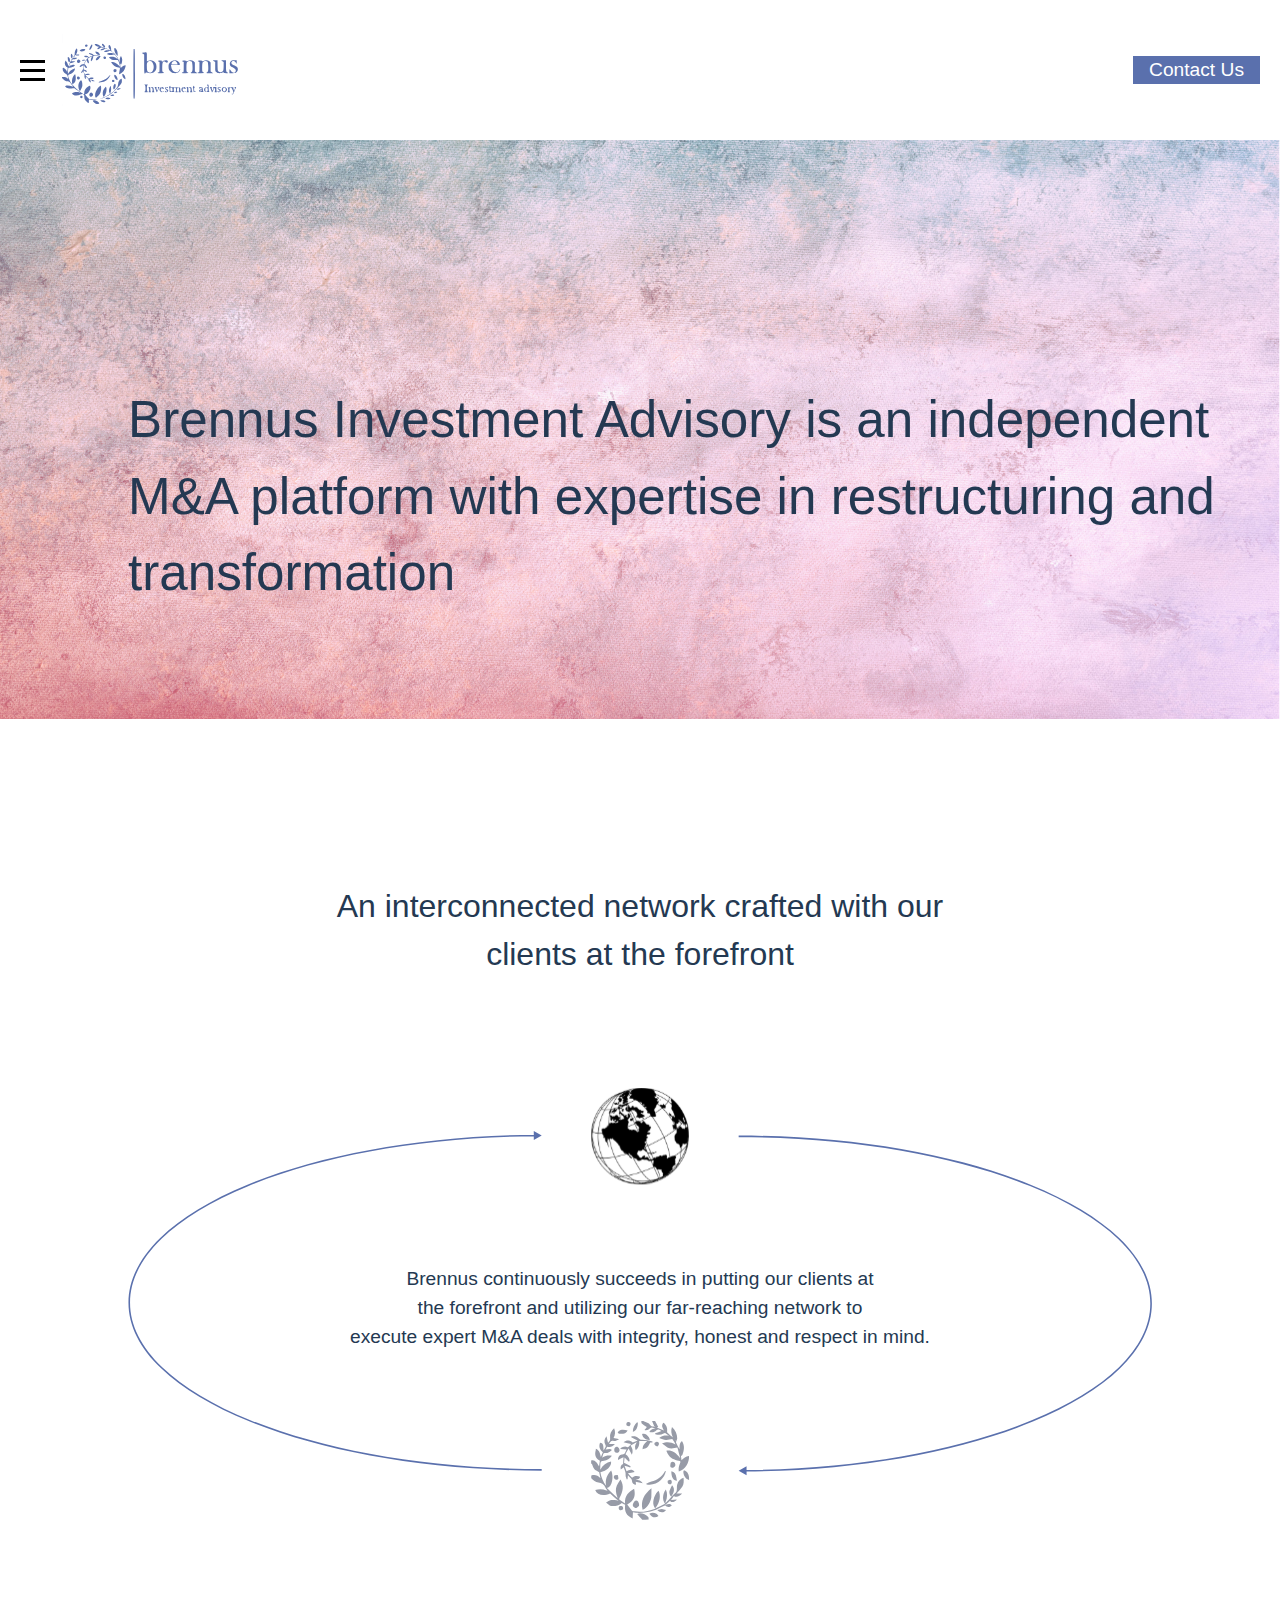
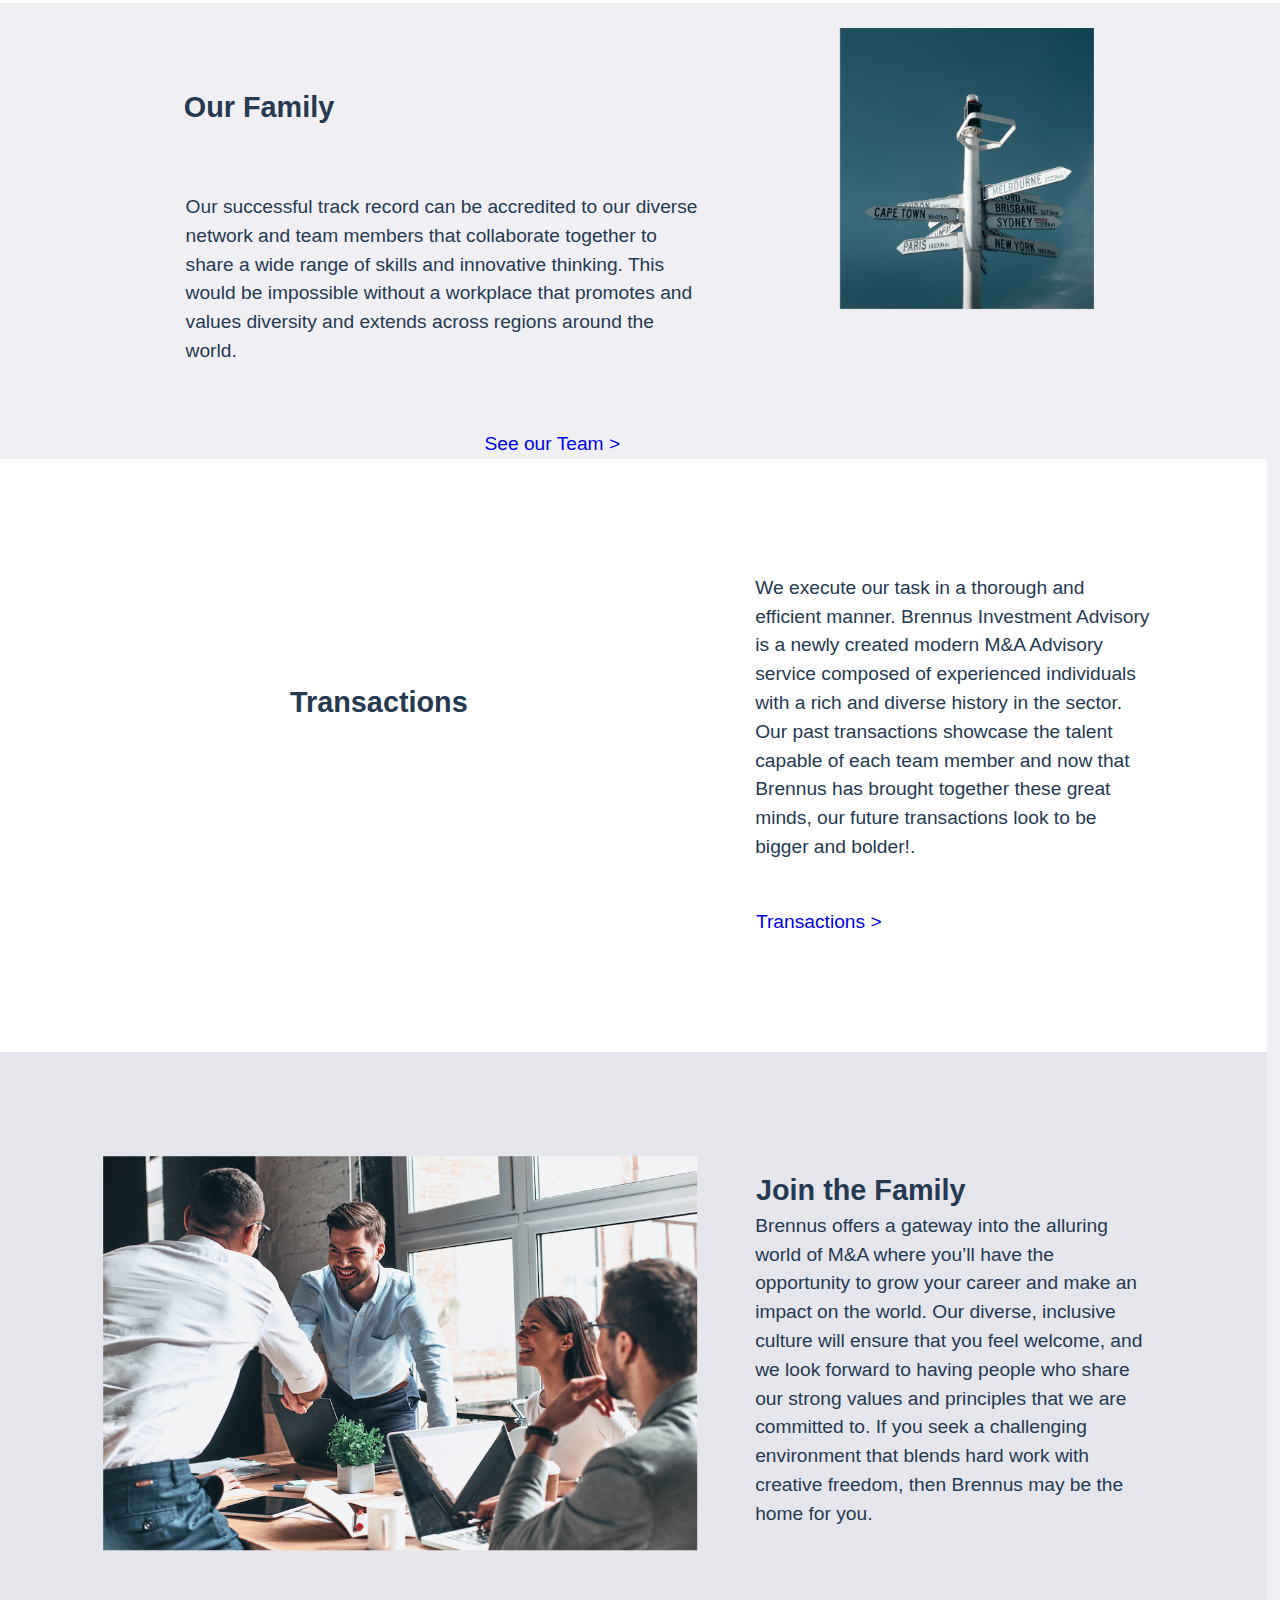
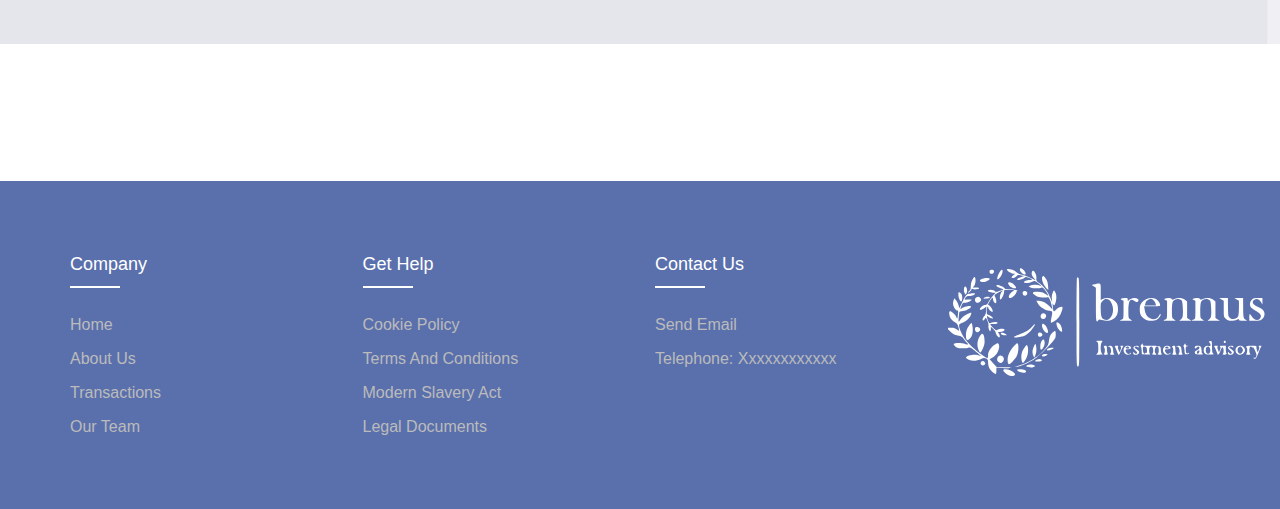
<file: index.html>
<!DOCTYPE html>
<html lang="en">
<head>
    <meta charset="UTF-8">
    <meta http-equiv="X-UA-Compatible" content="IE=edge">
    <meta name="viewport" content="width=device-width, initial-scale=1.0">
    <title>Brennus</title>
    <link rel="stylesheet" href="styles.css">
    <link rel="stylesheet" href="index.css">
    <link rel="icon" href="images/favicon.svg" sizes="any" type="image/svg+xml">
</head>

<body>

    <div id="mySidenav" class="sidenav">
        <a href="index.html"><img style="width: 14vw;" src="images/about/logo-blue.svg" alt=""></a>
        <a href="javascript:void(0)" class="closebtn" onclick="closeNav()">&times;</a>
        <a href="index.html">Home</a>
        <a href="about.html">About</a>
        <a href="transactions.html">Transactions</a>
        <a href="team.html">Team</a>
      </div>
      
    
      <!-- Add all page content inside this div if you want the side nav to push page content to the right (not used if you only want the sidenav to sit on top of the page -->
      <div id="main">
                <!-- Use any element to open the sidenav -->
    
        <header class="main-header">

            <a class="brand-logo">
                <span style= "padding-right:8%;" onclick="openNav()">
                    <div class="menu-icon"></div>
                    <div class="menu-icon"></div>
                    <div class="menu-icon"></div></span>     
                    <img src="images/logo.svg" style="width: 15vw;max-width: 300px;">
                

    

            </a>
    
            <nav class="main-nav">
                <ul>
                    <li><p><a href="mailto:sunny@pooljones.com?subject=Customer Enquiry!">Contact Us</a></p></li>
                </ul>
            </nav>
        </header>
    
      </div>
      <script>
        function openNav() {
          document.getElementById("mySidenav").style.width = "27vw";
        }
        
        function closeNav() {
          document.getElementById("mySidenav").style.width = "0";
        }
        </script>
           

    <div id="landing-container">
        <img src="images/home-background.png" alt="home-background" class="responsive">
        <p id="text">
            Brennus Investment Advisory is an independent
            M&A platform with expertise in restructuring and
            transformation
        </p>
    </div>
    <div class="narrow-content">
        <div id="home-text">
            <p id="text2">
            An interconnected network crafted with our clients at the forefront
            </p>
        </div>
        </div>
        <div id="globe-container">
            <img src="images/globe.svg" alt="home-background" class="responsive">
            <p id="text">
                Brennus continuously succeeds in putting our clients at<br> 
                the forefront and utilizing our far-reaching network to<br>
                execute expert M&A deals with integrity, honest and respect 
                in mind.
             </p>
        </div>
        
        <div class="family-containered">
        <div class="narrow-content">
        <div class="clearfix" id="family-container">
            <img id="light-img"  src="images/lighthouse.png" alt="lighthouse">
            <h2 style="padding-left: 6%; padding-top: 8%; ">Our Family</h2>
            <p id="text">
                Our successful track record can be accredited to our
                diverse network and team members that collaborate together
                to share a wide range of skills and innovative thinking.
                This would be impossible without a workplace that promotes
                and values diversity and extends across regions around the world.<br>
            </p>
            <a style="padding-left: 35%; text-decoration: none;" class="family-button" href="team.html">See our Team ></a>
        </div>
        </div>
        </div>
        <div class="family-containered" >

            <div style="padding-top: 10%;background-color: white;" class="family2-container" >
                <H2 class="family2-image" style="padding-left: 26%;padding-top: 15%;">Transactions</H2>
                We execute our task in a thorough and efficient manner.
                Brennus Investment Advisory is a newly created modern M&A Advisory service composed of experienced individuals with a rich and diverse history in the sector. 
                Our past transactions showcase the talent capable of each team member and now that Brennus has brought together these great minds, our future transactions look to 
                be bigger and bolder!.</p>
                <a style="padding-left: 66%; text-decoration: none;" class="family-button" href="team.html">Transactions ></a>
            </div>
        </div>
          <div class="family-containered" >

        <div style="padding-right: 10%;" class="family2-container" >
            <H2 class="family-header" style="padding-left: 66%;">Join the Family</H2>
        <p><img class="family2-image" src="images/home-family-image.png" alt="Pineapple">
            Brennus offers a gateway into the alluring world of M&A where you’ll have the opportunity to grow your career and make an impact on the world. Our diverse, 
            inclusive culture will ensure that you feel welcome, and we look forward to having people who share our strong values and principles that we are committed to. 
            If you seek a challenging environment that blends hard work with creative freedom, then Brennus may be the home for you.
        
        </p>
            
        </div>
        </div> 
    </div>
            <footer class="footer">
                <div class="container">
                    <div class="row">
                        <div class="footer-col">
                            <h4>company</h4>
                            <ul>
                                <li><a href="index.html">Home</a></li>
                                <li><a href="about.html">About Us</a></li>
                                <li><a href="transactions.html">Transactions</a></li>
                                <li><a href="team.html">Our Team</a></li>
                            </ul>
                        </div>
                        <div class="footer-col">
                            <h4>get help</h4>
                            <ul>
                                <li><a href="#">Cookie Policy</a></li>
                                <li><a href="#">Terms and Conditions</a></li>
                                <li><a href="#">Modern Slavery Act</a></li>
                                <li><a href="#">Legal Documents</a></li>
                            </ul>
                        </div>
                        <div class="footer-col">
                            <h4>Contact Us</h4>
                            <ul>
                
                                <li><p><a href="mailto:sunny@pooljones.com?subject=Customer Enquiry!">Send email</a></p></li>
                                <li><a href="#"></a></li>
                                <li><a href="#">Telephone: xxxxxxxxxxxx</a></li>
                            </ul>
                        </div>
                        <div class="footer-col">
                            <div class="social-links">
                      <img src="images/about/logo-blue.svg" alt="">
                            </div>
                        </div>

           </footer>
</body>
</html>
</file>
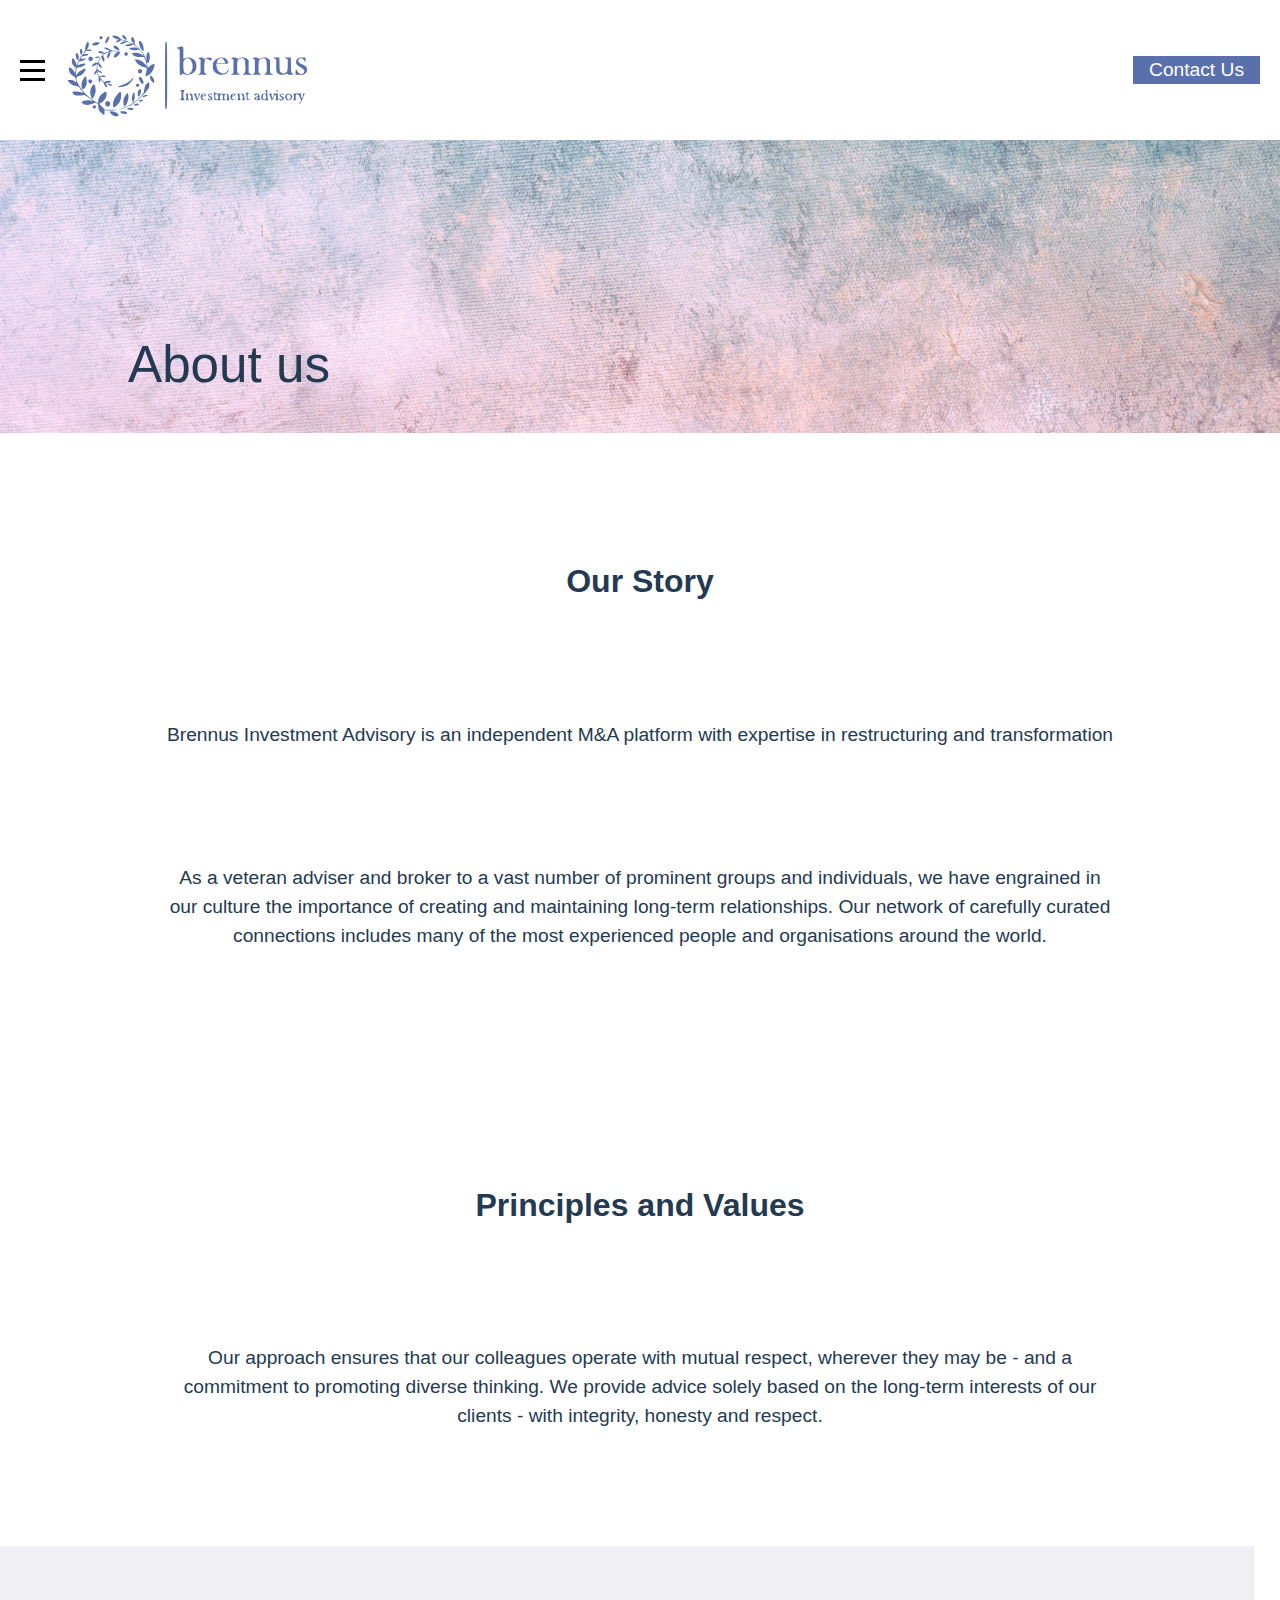
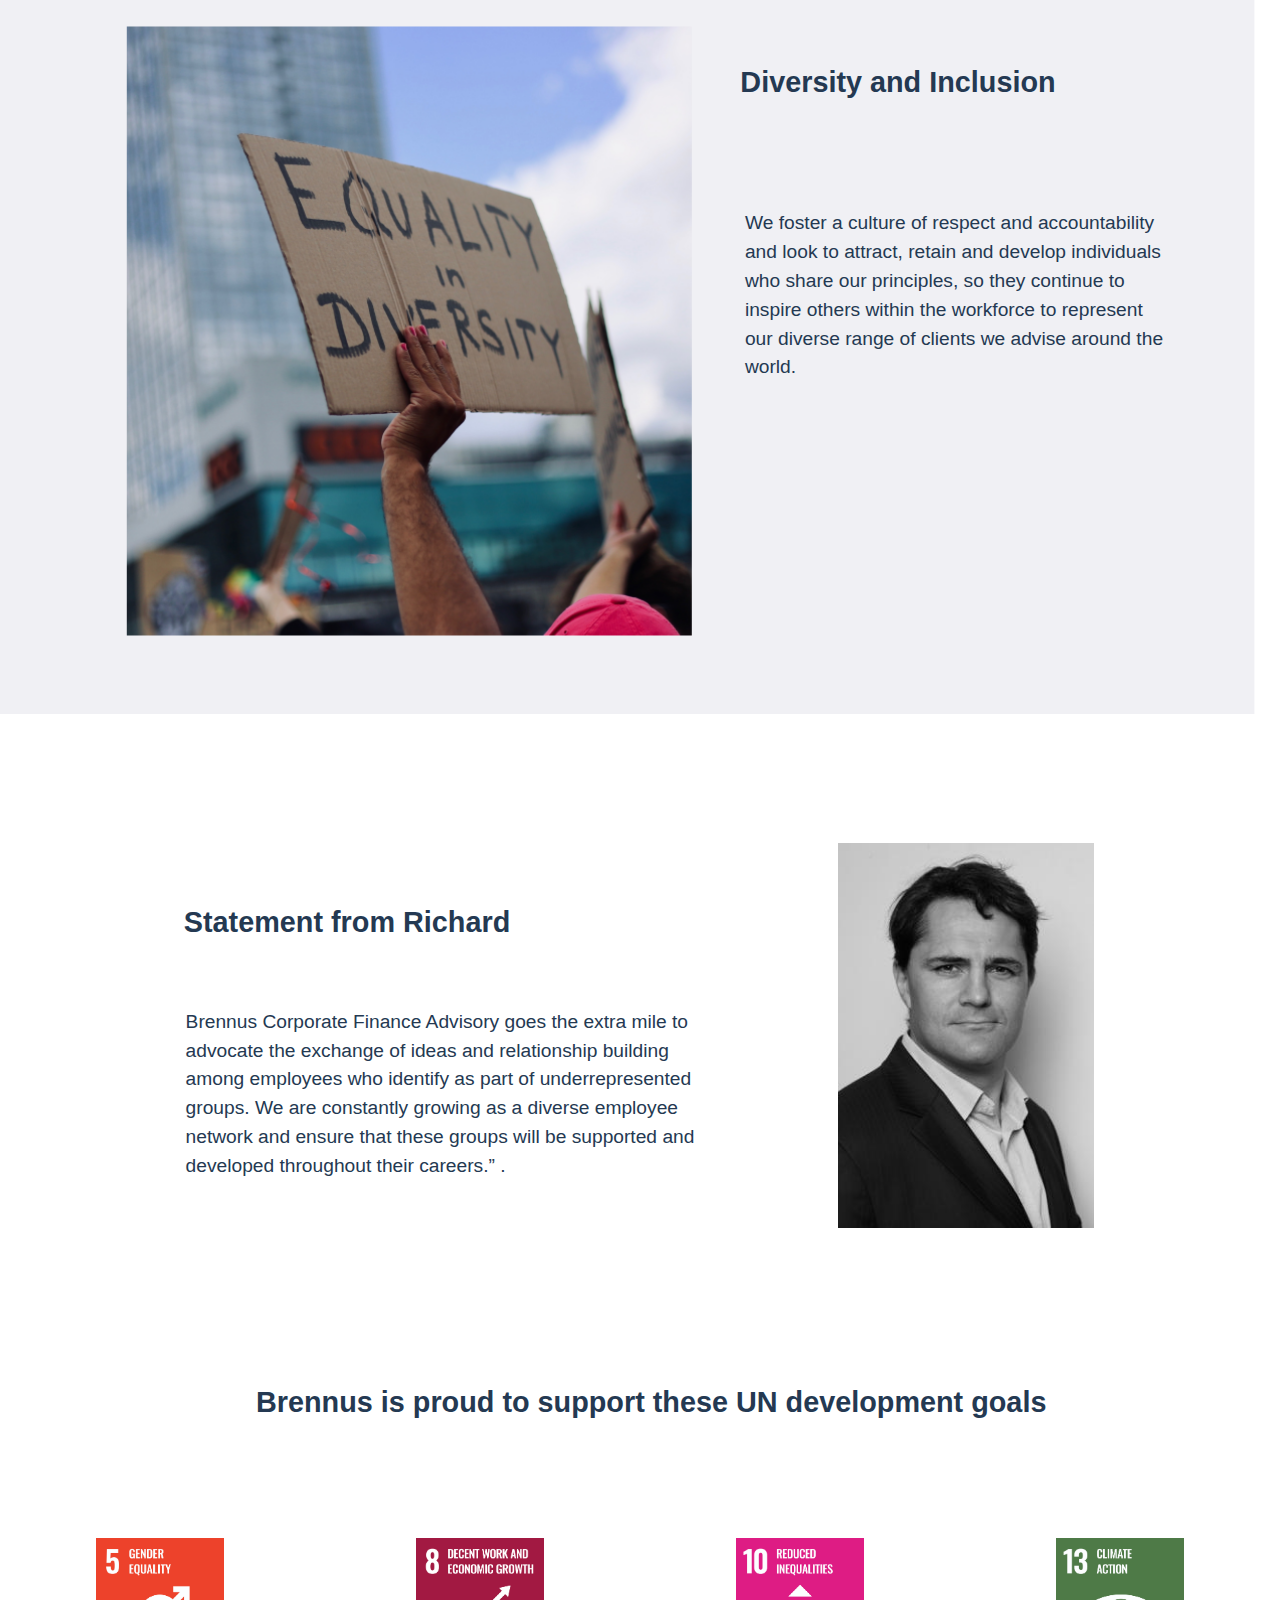
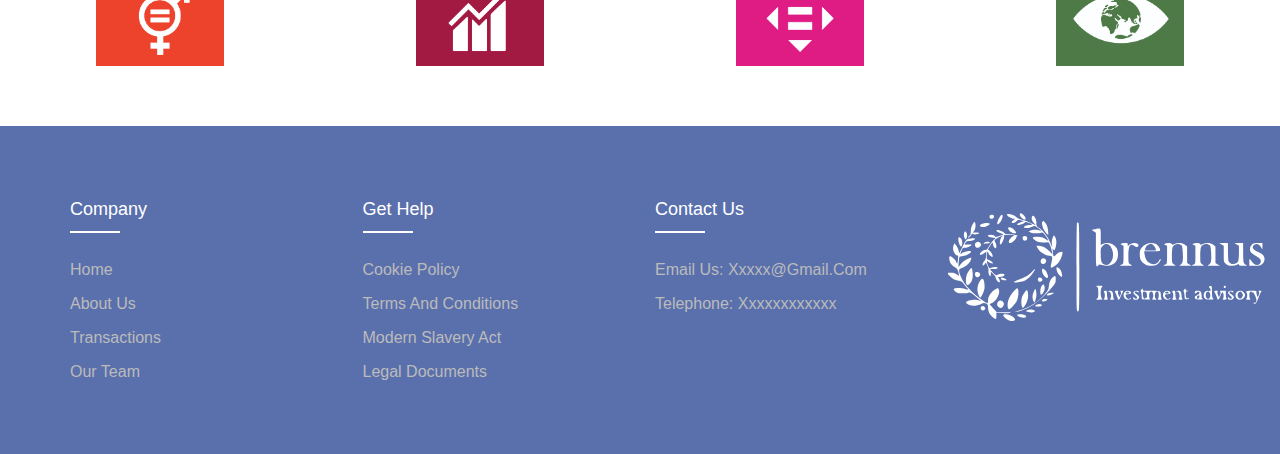
<file: about.html>
<!DOCTYPE html>
<html lang="en">
<head>
    <meta charset="UTF-8">
    <meta http-equiv="X-UA-Compatible" content="IE=edge">
    <meta name="viewport" content="width=device-width, initial-scale=1.0">
    <title>Brennus</title>
    <link rel="stylesheet" href="styles.css">
    <link rel="stylesheet" href="about.css">

    <link rel="icon" href="images/favicon.svg" sizes="any" type="image/svg+xml">
</head>

<body>

    <div id="mySidenav" class="sidenav">
        <a href="index.html"><img style="width: 14vw;" src="images/about/logo-blue.svg" alt=""></a>
        <a href="javascript:void(0)" class="closebtn" onclick="closeNav()">&times;</a>
        <a href="about.html">About</a>
        <a href="transactions.html">Transactions</a>
        <a href="team.html">Team</a>
      </div>
      
    
      <!-- Add all page content inside this div if you want the side nav to push page content to the right (not used if you only want the sidenav to sit on top of the page -->
      <div id="main">
                <!-- Use any element to open the sidenav -->
    
        <header class="main-header">

            <a class="brand-logo">
                <span style= "padding-right:8%;" onclick="openNav()">
                    <div class="menu-icon"></div>
                    <div class="menu-icon"></div>
                    <div class="menu-icon"></div></span>     
                    <img  src="images/logo.svg">
                

    

            </a>
    
            <nav class="main-nav">
                <ul>
                    <li><p><a href="mailto:sunny@pooljones.com?subject=Customer Enquiry!">Contact Us</a></p></li>
                </ul>
            </nav>
        </header>
    
      </div>
      <script>
        function openNav() {
          document.getElementById("mySidenav").style.width = "320px";
        }
        
        function closeNav() {
          document.getElementById("mySidenav").style.width = "0";
        }
        </script>
    <div id="landing-container">
        <img src="images/alt-top-background.png" alt="home-background" class="responsive">
        <p id="text">About us
        </p>

    </div>
    <div class="narrow">
    <div class="home-text">
        <p class="title">
            Our Story
        </p>
    </div>
    <div class="home-text">
        <p class="text">
            Brennus Investment Advisory is an 
            independent M&A platform with expertise 
            in restructuring and transformation
        </p>
    </div>

    <div class="home-text">
        <p class="text">As a veteran adviser and broker to a vast number
 of prominent groups and individuals, we have 
 engrained in our culture the importance of 
 creating and maintaining long-term relationships. 
 Our network of carefully curated connections 
 includes many of the most experienced people and 
 organisations around the world.
        </p>
    </div>
    <div class="home-text">
        <p class="title">
            Principles and Values
        </p>
    </div>
    <div class="home-text">
        <p class="text">
            Our approach ensures that our colleagues 
            operate with mutual respect, wherever they 
            may be - and a commitment to promoting diverse 
            thinking. We provide advice solely based on the 
            long-term interests of our clients - with integrity, 
            honesty and respect.
        </p>
    </div>
    <div style="background-color:rgba(208, 208, 219, 0.31);height: 60vw;" class = "diversity-container">
        <h2 style="padding-left: 62% ;">Diversity and Inclusion</h2>
    <p class="diversity-container"><img class="diversity-image" src="images/about/Rectangle 1.png" alt="Pineapple">
        We foster a culture of respect and accountability and look to attract, retain and develop individuals who share our principles, so they continue to inspire others within the workforce to represent our diverse range of clients we advise around the world.
       </p>
    </div>
    <div class="clearfix">
    </div>
    <div style="background-color: white ;" class="family-containered">
        <div class="narrow-content">
        <div class="clearfix" id="family-container">
            <img id="light-img"  src="images/about/richard.png" alt="lighthouse">
            <h2 style="padding-left: 6%; padding-top: 8%; ">Statement from Richard</h2>
            <p id="text">
                Brennus Corporate Finance Advisory goes the extra mile to advocate the exchange of ideas and relationship building among employees who identify as part of underrepresented groups. We are constantly growing as a diverse employee network and ensure that these groups will be supported and developed throughout their careers.”
                .<br>
            </p>
        </div>
        </div>
        </div>
    </div>
</div>

        <div class="clearfix">
        </div>
    <div style=" padding-left: 20%; padding-top: 10%; padding-bottom:5% ;" class="home-text">
        <h2>Brennus is proud to support these UN development goals
        </h2>
    </div>

<!-- Three columns -->
<div class="row">
    <div class="column" onclick="openTab('b1');" style="background:rgb(255, 255, 255);">
      <img style="width: 10vw;" src="images/about/E_PRINT_05.jpg" alt="">
    </div>
    <div class="column" onclick="openTab('b2');" style="background:rgb(255, 255, 255);">
  
      <img style="width: 10vw;" src="images/about/E_WEB_08.png" alt="">
    </div>
    <div class="column" onclick="openTab('b3');" style="background:rgb(255, 255, 255);">
      <img style="width: 10vw;" src="images/about/E_PRINT_10.jpg" alt="">
    </div>
    <div class="column" onclick="openTab('b4');" style="background:rgb(255, 255, 255);">
        <img style="width: 10vw;" src="images/about/E_PRINT_13.jpg" alt="">
      </div>
  </div>
  
  <!-- Full-width columns: (hidden by default) -->
  <div id="b1" class="containerTab" style="display:none;background:rgb(255, 255, 255);">
    <span onclick="this.parentElement.style.display='none'" class="closebtn">&times;</span>
    <p><img style="width: 40vw;" src="images/about/E_SDG_action_card_twitter_5.jpg" alt=""></p>
  </div>
  
  <div id="b2" class="containerTab" style="display:none;background:rgb(255, 255, 255)">
    <span onclick="this.parentElement.style.display='none'" class="closebtn">&times;</span>
    <p><img style="width: 40vw;" src="images/about/E_SDG_action_card_twitter_8.jpg" alt=""></p>
  </div>
  
  <div id="b3" class="containerTab" style="display:none;background:rgb(255, 255, 255)">
    <span onclick="this.parentElement.style.display='none'" class="closebtn">&times;</span>
    <p><img style="width: 40vw;" src="images/about/E_SDG_action_card_twitter_10.jpg" alt=""></p>
  </div>
  <div id="b4" class="containerTab" style="display:none;background:rgb(255, 255, 255)">
    <span onclick="this.parentElement.style.display='none'" class="closebtn">&times;</span>
    <p><img style="width: 40vw;" src="images/about/E_SDG_action_card_twitter_13.jpg" alt=""></p>
  </div>
  
  <script>
  function openTab(tabName) {
    var i, x;
    x = document.getElementsByClassName("containerTab");
    for (i = 0; i < x.length; i++) {
      x[i].style.display = "none";
    }
    document.getElementById(tabName).style.display = "block";
  }
  </script>

</div>
    <footer class="footer">
        <div class="container">
            <div class="row">
                <div class="footer-col">
                    <h4>company</h4>
                    <ul>
                        <li><a href="index.html">Home</a></li>
                        <li><a href="about.html">About Us</a></li>
                        <li><a href="transactions.html">Transactions</a></li>
                        <li><a href="team.html">Our Team</a></li>
                    </ul>
                </div>
                <div class="footer-col">
                    <h4>get help</h4>
                    <ul>
                        <li><a href="#">Cookie Policy</a></li>
                        <li><a href="#">Terms and Conditions</a></li>
                        <li><a href="#">Modern Slavery Act</a></li>
                        <li><a href="#">Legal Documents</a></li>
                    </ul>
                </div>
                <div class="footer-col">
                    <h4>Contact Us</h4>
                    <ul>
                        <li><a href="#">Email us: xxxxx@gmail.com </a></li>
                        <li><a href="#"></a></li>
                        <li><a href="#">Telephone: xxxxxxxxxxxx</a></li>
                    </ul>
                </div>
                <div class="footer-col">
                    <div class="social-links">
              <img src="images/about/logo-blue.svg" alt="">
                    </div>
                </div>
            </div>
        </div>
   </footer>

</body>
</html>
</file>
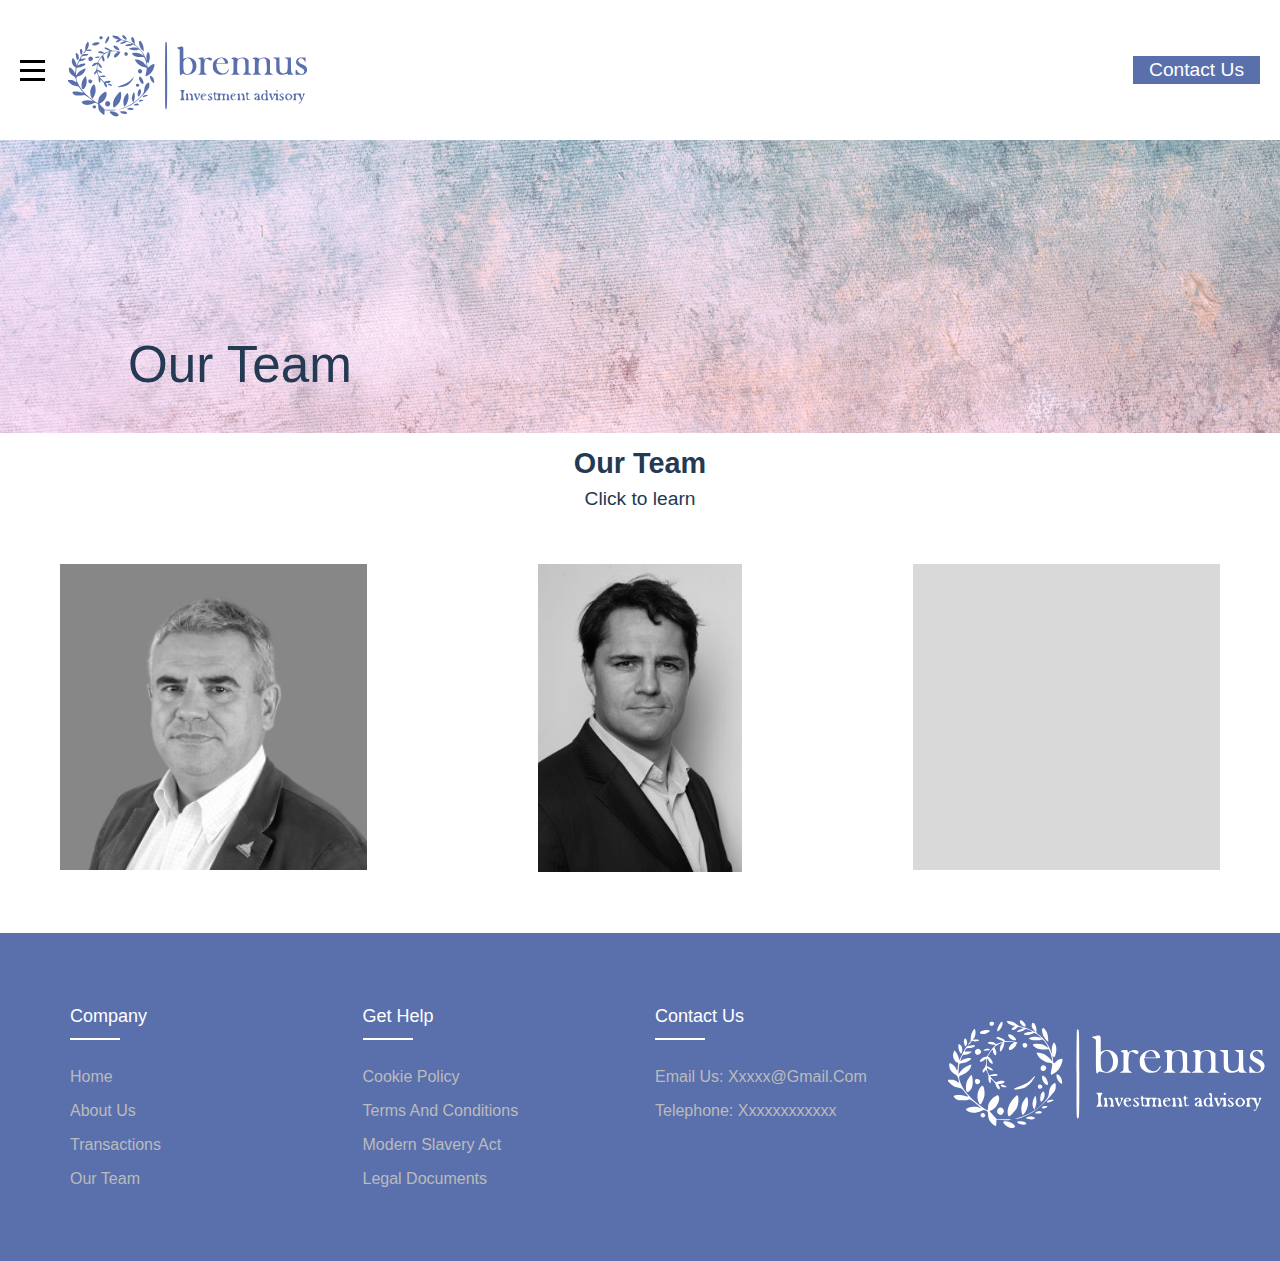
<file: team.html>
<!DOCTYPE html>
<html lang="en">
<head>
    <meta charset="UTF-8">
    <meta http-equiv="X-UA-Compatible" content="IE=edge">
    <meta name="viewport" content="width=device-width, initial-scale=1.0">
    <title>Brennus</title>
    <link rel="stylesheet" href="styles.css">
    <link rel="stylesheet" href="team.css">
    <link rel="icon" href="images/favicon.svg" sizes="any" type="image/svg+xml">
</head>

<body>

  <div id="mySidenav" class="sidenav">
    <a href="index.html"><img style="width: 14vw;" src="images/about/logo-blue.svg" alt=""></a>
    <a href="javascript:void(0)" class="closebtn" onclick="closeNav()">&times;</a>
    <a href="about.html">About</a>
    <a href="transactions.html">Transactions</a>
    <a href="team.html">Team</a>
  </div>
  

  <!-- Add all page content inside this div if you want the side nav to push page content to the right (not used if you only want the sidenav to sit on top of the page -->
  <div id="main">
            <!-- Use any element to open the sidenav -->

    <header class="main-header">

        <a class="brand-logo">
            <span style= "padding-right:8%;" onclick="openNav()">
                <div class="menu-icon"></div>
                <div class="menu-icon"></div>
                <div class="menu-icon"></div></span>     
                <img  src="images/logo.svg">
            



        </a>

        <nav class="main-nav">
            <ul>
                <li><p><a href="mailto:sunny@pooljones.com?subject=Customer Enquiry!">Contact Us</a></p></li>
            </ul>
        </nav>
    </header>

  </div>
  <script>
    function openNav() {
      document.getElementById("mySidenav").style.width = "320px";
    }
    
    function closeNav() {
      document.getElementById("mySidenav").style.width = "0";
    }
    </script>

<div id="landing-container">
    <img src="images/alt-top-background.png" alt="home-background" class="responsive">
    <p id="text">
      Our Team
  </p>
</div>
<div class="narrow">
<div style="text-align:center">
  <h2>Our Team</h2>
  <p>Click to learn</p>
</div>

<!-- Three columns -->
<div class="row">
  <div class="column" onclick="openTab('b1');" style="background:rgb(255, 255, 255);">
    <img style="width: 24vw;" src="images/about/Lamarque 1.png" alt="">
  </div>
  <div class="column" onclick="openTab('b2');" style="background:rgb(255, 255, 255);">

    <img style="width: 16vw;" src="images/about/richard.png" alt="">
  </div>
  <div class="column" onclick="openTab('b3');" style="background:rgb(255, 255, 255);">
    <img style="width: 24vw;" src="images/about/image3.png" alt="">
  </div>
</div>

<!-- Full-width columns: (hidden by default) -->
<div id="b1" class="containerTab" style="display:none;background:rgba(208, 208, 219, 0.31);">
  <span onclick="this.parentElement.style.display='none'" class="closebtn">&times;</span>
  <h2>Eric LaMarque </h2>
  <p>Author of ‘Contemporary Trends in European Cooperative Banking’ and ‘Cooperative values and new management practices’<br>
    President of the National Council of Universities for Management Sciences between 2011 and 2015<br>
    Director of IAE Paris-Sorbonne<br>
    President of the IAE France network<br>
    2001 - Major of the national competition for the aggregation of universities in Management Sciences<br>
    </p>
</div>

<div id="b2" class="containerTab" style="display:none;background:rgba(208, 208, 219, 0.31);">
  <span onclick="this.parentElement.style.display='none'" class="closebtn">&times;</span>

    <h2>Richard Pool Jones </h2>
    <p>Mr. Pool-Jones’ transition from a top professional rugby player to a renowned financial advisor and broker is nothing short of extraordinary. With over 20 years of financial intermediary experience, Mr Pool-Jones has spearheaded and closed a plethora of deals across multiple industries including working with Meryl Lynch, DSOGroup, BancofBoston, BNP Paribas, MCS Groupe, Société Européenne De Recouvrement et d’Encaissement, iQera and Stade Français Paris Rugby Club. Mr Pool-Jones also engages in company advisory and has worked alongside Michael Dell in the past with regards to restructuring advisory.<br><br>
      Prior to the founding of Brennus Corporate Finance Advisory, Mr Pool-Jones co-founded Alma Capital: an independent fund management company, Pierre Premiere Gestion: a real estate and fund management company, Brennus Immobilier: a company specializing in asset management, real estate transactions and property management. He is also president and shareholder of Optimisa: a printing service broker.<br><br>
      Mr. Pool-Jones earned a B.Sc. in Economics from Cambridge University and began his professional career in rugby with Olympic Biarritz. Since then, he has one cap with the English National team and has won two championships with Stade Français Paris. <br><br>
      </p>
</div>

<div id="b3" class="containerTab" style="display:none;background:rgba(208, 208, 219, 0.31);">
  <span onclick="this.parentElement.style.display='none'" class="closebtn">&times;</span>
  <h2>David Stephens</h2>
  <p>CEO: JTD Connections<br>
    Senior Advisor: RSAcademics Ltd<br>
    Investment Director (Private Equity): IBIS Capital<br>
    Chartered Accountant and Management Consultant: Arthur Andersen<br>
    Group Controller of Associate Companies & Minority Interest Businesses: WPP Group plc<br>
    </p>
</div>

<script>
function openTab(tabName) {
  var i, x;
  x = document.getElementsByClassName("containerTab");
  for (i = 0; i < x.length; i++) {
    x[i].style.display = "none";
  }
  document.getElementById(tabName).style.display = "block";
}
</script>
</div>
<footer class="footer">
    <div class="container">
        <div class="row">
            <div class="footer-col">
                <h4>company</h4>
                <ul>
                    <li><a href="index.html">Home</a></li>
                    <li><a href="about.html">About Us</a></li>
                    <li><a href="transactions.html">Transactions</a></li>
                    <li><a href="team.html">Our Team</a></li>
                </ul>
            </div>
            <div class="footer-col">
                <h4>get help</h4>
                <ul>
                    <li><a href="#">Cookie Policy</a></li>
                    <li><a href="#">Terms and Conditions</a></li>
                    <li><a href="#">Modern Slavery Act</a></li>
                    <li><a href="#">Legal Documents</a></li>
                </ul>
            </div>
            <div class="footer-col">
                <h4>Contact Us</h4>
                <ul>
                    <li><a href="#">Email us: xxxxx@gmail.com </a></li>
                    <li><a href="#"></a></li>
                    <li><a href="#">Telephone: xxxxxxxxxxxx</a></li>
                </ul>
            </div>
            <div class="footer-col">
                <div class="social-links">
          <img src="images/about/logo-blue.svg" alt="">
                </div>
            </div>
        </div>
    </div>
</footer>
</body>
</html>
</file>
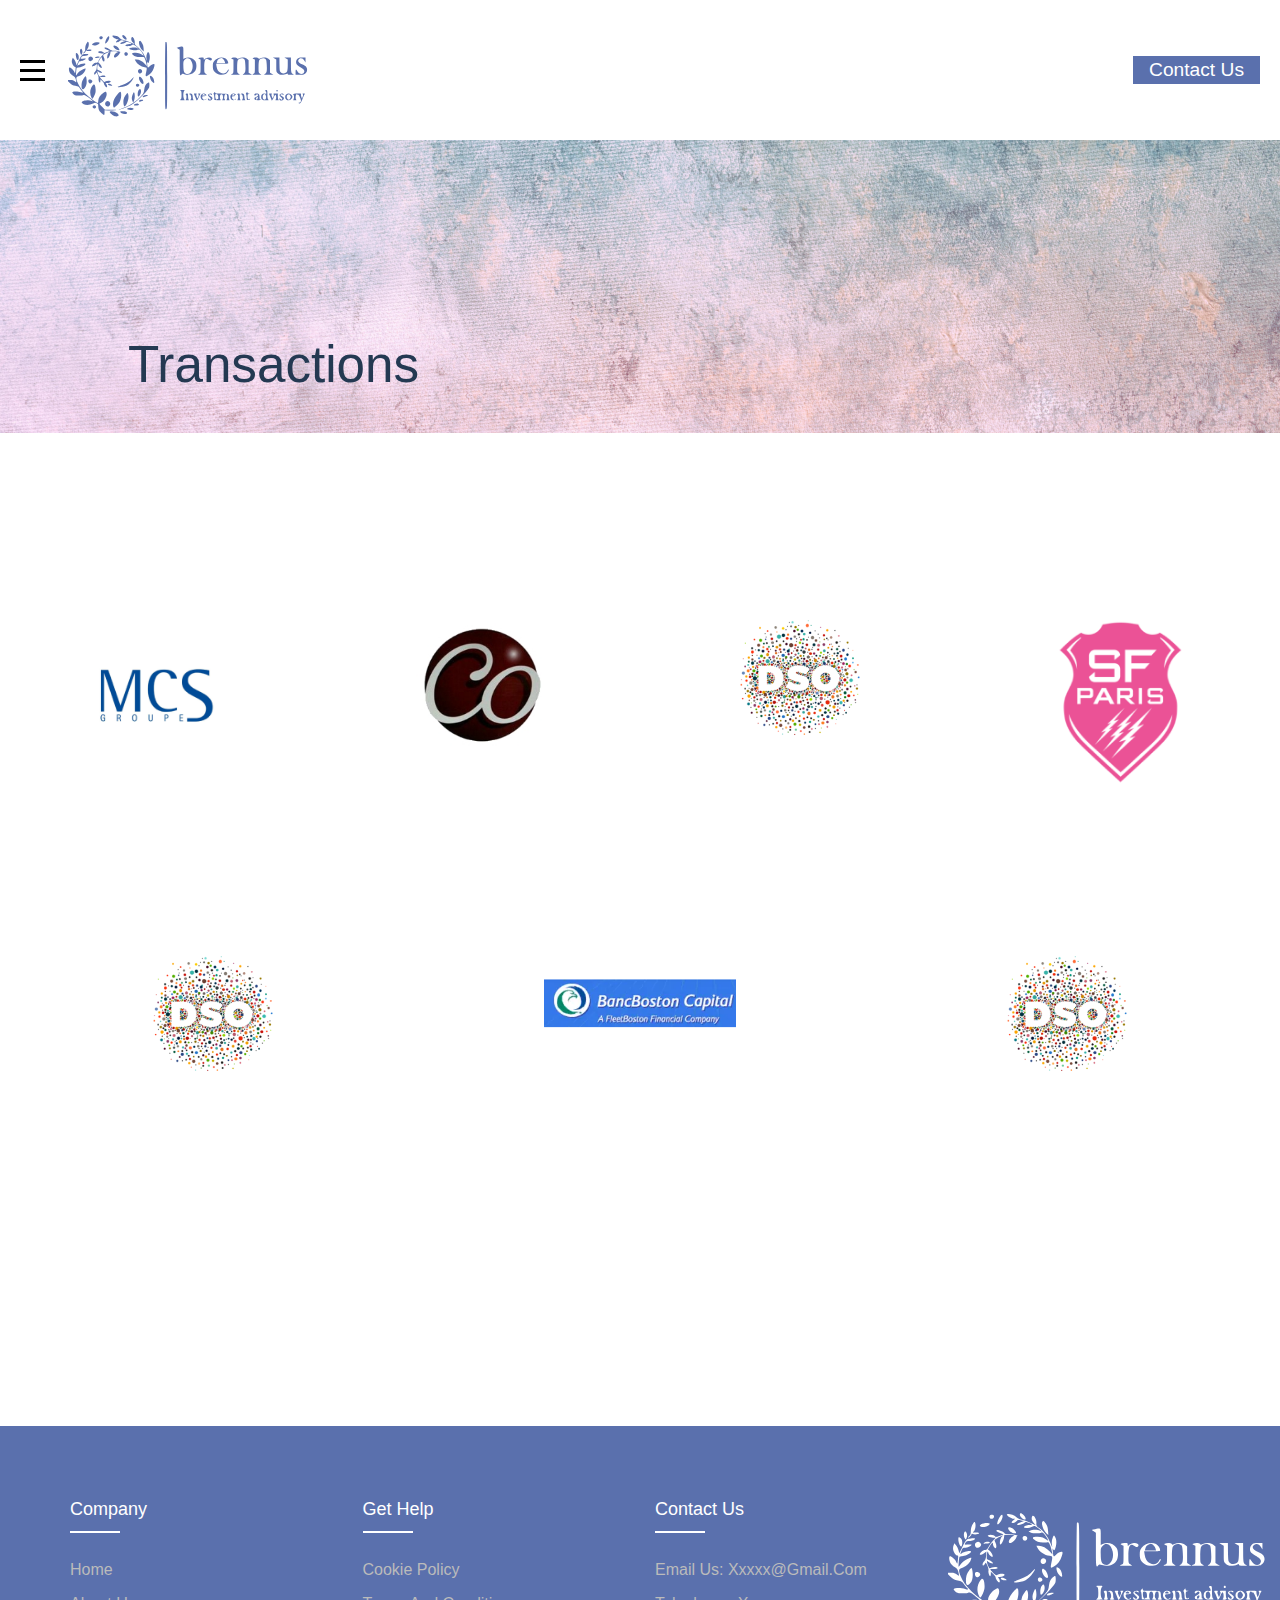
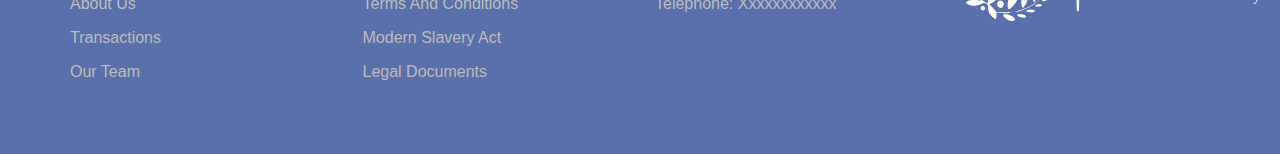
<file: transactions.html>
<!DOCTYPE html>
<html lang="en">
<head>
    <meta charset="UTF-8">
    <meta http-equiv="X-UA-Compatible" content="IE=edge">
    <meta name="viewport" content="width=device-width, initial-scale=1.0">
    <title>Brennus</title>
    <link rel="stylesheet" href="styles.css">
    <link rel="stylesheet" href="transactions.css">
    <link rel="icon" href="images/favicon.svg" sizes="any" type="image/svg+xml">
</head>

<body>

  <div id="mySidenav" class="sidenav">
    <a href="index.html"><img style="width: 14vw;" src="images/about/logo-blue.svg" alt=""></a>
    <a href="javascript:void(0)" class="closebtn" onclick="closeNav()">&times;</a>
    <a href="about.html">About</a>
    <a href="transactions.html">Transactions</a>
    <a href="team.html">Team</a>
  </div>
  

  <!-- Add all page content inside this div if you want the side nav to push page content to the right (not used if you only want the sidenav to sit on top of the page -->
  <div id="main">
            <!-- Use any element to open the sidenav -->

    <header class="main-header">

        <a class="brand-logo">
            <span style= "padding-right:8%;" onclick="openNav()">
                <div class="menu-icon"></div>
                <div class="menu-icon"></div>
                <div class="menu-icon"></div></span>     
                <img  src="images/logo.svg">
            



        </a>

        <nav class="main-nav">
            <ul>
                <li><p><a href="mailto:sunny@pooljones.com?subject=Customer Enquiry!">Contact Us</a></p></li>
            </ul>
        </nav>
    </header>

  </div>
  <script>
    function openNav() {
      document.getElementById("mySidenav").style.width = "320px";
    }
    
    function closeNav() {
      document.getElementById("mySidenav").style.width = "0";
    }
    </script>
<div id="landing-container-trans">
    <img src="images/alt-top-background.png" alt="home-background" class="responsive">
    <p id="text">Transactions
    </p>

</div>
<!-- The grid: three columns -->
<div class="row">
  <div class="column" onclick="openTab('b1');" style="transform: translateY(0%); background:rgb(255, 255, 255);">   <img style="width:10vw ;" src="images/about/logo5.png" alt=""></div>
  <div class="column" onclick="openTab('b2');" style="background:rgb(255, 255, 255);">   <img  style="width:10vw ;" src="images/about/image 1.png" alt=""></div>
  <div class="column" onclick="openTab('b3');" style="transform: translateY(-12%);background:rgb(255, 255, 255);">   <img style="width:15vw ;"  src="images/about/image 2.png" alt=""></div>
  <div class="column" onclick="openTab('b4');" style="background:rgb(255, 255, 255);">   <img style="width:10vw ;"  src="images/about/image 3.png" alt=""></div>
</div>

<!-- The expanding grid (hidden by default) -->
<div id="b1" class="containerTab">
  <!-- If you want the ability to close the container, add a close button -->
  <span onclick="this.parentElement.style.display='none'" class="closebtn">x</span>
  <h2>MCS buys DSOgroup</h2>
  <p>Advised French debt manager DSO Group SAS and MCS Groupe in their merger which will create a new entity with consolidated 2017 net revenues of more than €130 million</p>
</div>

<div id="b2" class="containerTab">
  <span onclick="this.parentElement.style.display='none'" class="closebtn">x</span>
  <h2>Nikko Cordial buys Menzies Hotel Group</h2>
  <p>Advised Nikko Cordial in their purchase of Menzies Hotel Group £120m From BancBoston Capital</p>
</div>

<div id="b3" class="containerTab">
  <span onclick="this.parentElement.style.display='none'" class="closebtn">x</span>
  <h2>DSOGroup acquires EFFICO capital</h2>
  <p>Brokered deal involving BNP Paribas selling 75.5% of the capital of Effico, a subsidiary of BNP Paribas Personal Finance, to DSOgroup</p>
</div>
<div id="b4" class="containerTab" >
  <!-- If you want the ability to close the container, add a close button -->
  <span onclick="this.parentElement.style.display='none'" class="closebtn">x</span>
  <h2>Stade Francais Paris bailed and bought by Savare Family </h2>  
  <p>	Richard Pool-Jones becomes the vice-president of Stade Français in 2011 after a rescue operation during which a deal was brokered for the Savare family to invest 11 million euros in the club thus saving the club from bankcruptcy.</p>
</div>
<script>
  function openTab(tabName) {
    var i, x;
    x = document.getElementsByClassName("containerTab");
    for (i = 0; i < x.length; i++) {
      x[i].style.display = "none";
    }
    document.getElementById(tabName).style.display = "block";
  }
  </script>
  
<!-- Three columns -->
<div class="row">
  <div class="column2" onclick="openTab('b5');" style="background:rgb(255, 255, 255);">
    <img style="width:15vw ;"  src="images/about/image 2.png" alt="">
  </div>
  <div class="column2" onclick="openTab('b6');" style="transform: translateY(0%);background:rgb(255, 255, 255);">
    <img  style="width:15vw ;" src="images/about/image 7.png" alt="">
  </div>
  <div class="column2" onclick="openTab('b7');" style="background:rgb(255, 255, 255);">
    <img style="width:15vw ;"  src="images/about/image 2.png" alt="">
  </div>
</div>

<!-- Full-width columns: (hidden by default) -->
<div id="b5" class="containerTab">
  <span onclick="this.parentElement.style.display='none'" class="closebtn">&times;</span>
  <h2>DSO-Interactive buys Sedree</h2>
  <p>DSO-Interactive buys Société Européenne De Recouvrement et d'Encaissement (Sedree) from its manager and sole shareholder</p>
</div>

<div id="b6" class="containerTab">
  <span onclick="this.parentElement.style.display='none'" class="closebtn">&times;</span>
  <h2>BancBoston Capital </h2>
  <p>Advised Interim minority shareholders with BancofBoston to buy shares up to become majority shareholders</p>
</div>

<div id="b7" class="containerTab">
  <span onclick="this.parentElement.style.display='none'" class="closebtn">&times;</span>
  <h2>DSO acquires call centre in Mauritius</h2>
  <p>Advised DSO GROUP in purchase of AXA's call centre in Mauritius with a buy side mandate for purchase of AXA Assistance Mauritius- subsidiary by iQera</p>
</div>

<script>
function openTab(tabName) {
  var i, x;
  x = document.getElementsByClassName("containerTab");
  for (i = 0; i < x.length; i++) {
    x[i].style.display = "none";
  }
  document.getElementById(tabName).style.display = "block";
}
</script>

<div class="foot">
<footer class="footer">
  	 <div class="container">
  	 	<div class="row">
  	 		<div class="footer-col">
  	 			<h4>company</h4>
  	 			<ul>
  	 				<li><a href="index.html">Home</a></li>
  	 				<li><a href="about.html">About Us</a></li>
  	 				<li><a href="transactions.html">Transactions</a></li>
  	 				<li><a href="team.html">Our Team</a></li>
  	 			</ul>
  	 		</div>
  	 		<div class="footer-col">
  	 			<h4>get help</h4>
  	 			<ul>
  	 				<li><a href="#">Cookie Policy</a></li>
  	 				<li><a href="#">Terms and Conditions</a></li>
  	 				<li><a href="#">Modern Slavery Act</a></li>
  	 				<li><a href="#">Legal Documents</a></li>
  	 			</ul>
  	 		</div>
  	 		<div class="footer-col">
  	 			<h4>Contact Us</h4>
  	 			<ul>
  	 				<li><a href="#">Email us: xxxxx@gmail.com </a></li>
  	 				<li><a href="#"></a></li>
  	 				<li><a href="#">Telephone: xxxxxxxxxxxx</a></li>
  	 			</ul>
  	 		</div>
  	 		<div class="footer-col">
  	 			<div class="social-links">
             <img src="images/about/logo-blue.svg" alt="">
  	 			</div>
  	 		</div>
  	 	</div>
  	 </div>
  </footer>
</div>
</html>
</file>
<file: styles.css>
@import url('https://fonts.googleapis.com/css2?family=Inter:wght@100;200;400;500;600&display=swap');


*, *::before, *::after {
    box-sizing: border-box;
}

body{
    font-family: Inter, sans-serif;
    font-size: 1.5vw;
    color: rgba(36, 57, 82, 1);
    padding-bottom: 0%;
}
.brand-logo {
    display: flex;
    align-items: center;
}
.main-nav{
    min-width: 80px;
}
.main-nav ul{
    display: flex;
    margin: 0;
    padding: 0;
    background-color: rgba(90, 112, 173, 1);
    border-radius: 15;
    list-style: none;    
}
.main-nav a {
    color: inherit;
    text-decoration: none;
    color: white;
    font-size: 1.5vw;
    padding: 1rem;
}
.main-nav a :hover{
    color: rgb(255, 255, 255);
}
.main-header{
    max-width: 1920px;
    margin: 0 auto;
    padding: 0 00px;
    display: flex;
    justify-content: space-between;
    align-items: center;
    height: 140px;
    

}
.main-container{
    margin: 0 auto;
    padding: 0 0px;
    display: flex;
    align-items: center;
    justify-content: center;

}
.responsive {
    width: 100%;
    height: auto;
  }
 #text2{
    font-size: 10pt;

  }
.home-text{

    align-items: center;
    justify-content: center;
    padding-bottom: 0%;
}
.homer{
    display: flex;
    align-items: center;
    justify-content: center;
    padding-left: 5px;
    padding-right: 5px;
}
.home-text .text{
    padding-left: 8vw;
    padding-right: 8vw;
    display: flex;
    align-items: center;
    text-align: center;
    justify-content: center;
}
.home-text .title {
    display: flex;
    align-items: center;
    justify-content: center;
    font-weight: bold;
    font-size: 2.5vw;
}
.homer .title {
    padding-top: 5vw;
    padding-bottom: 20vw;
    display: flex;
    align-items: center;
    justify-content: center;
    font-weight: bold;
    font-size: 2.5vw;
}

footer {
    padding: 3px;
    background-color: rgba(90, 112, 173, 1);
    color: white;
  }
footer .footer-l{
    text-align: left;
}
footer .footer-r{
    text-align: right;
}
footer .footer-img{
        padding: 25px 10vw;
        transform: translateY(-10%);
    }

    @import url('https://fonts.googleapis.com/css2?family=Poppins:wght@300;400;500;600;700&display=swap');
    body{
        line-height: 1.5;
        font-family: 'Poppins', sans-serif;
    }
    *{
        margin:0;
        padding:0;
        box-sizing: border-box;
    }
    .container{
        max-width: 1170px;
        margin:auto;
    }
    .row{
        display: flex;
        flex-wrap: wrap;
    }
    ul{
        list-style: none;
    }
    .footer{
        clear: both;
        background-color: rgba(90, 112, 173, 1);
        padding: 70px 0;
    }
    .footer-col{
       width: 25%;
       padding: 0 15px;
    }
    .footer-col h4{
        font-size: 18px;
        color: #ffffff;
        text-transform: capitalize;
        margin-bottom: 35px;
        font-weight: 500;
        position: relative;
    }
    .footer-col h4::before{
        content: '';
        position: absolute;
        left:0;
        bottom: -10px;
        background-color: #ffffff;
        height: 2px;
        box-sizing: border-box;
        width: 50px;
    }
    .footer-col ul li:not(:last-child){
        margin-bottom: 10px;
    }
    .footer-col ul li a{
        font-size: 16px;
        text-transform: capitalize;
        color: #ffffff;
        text-decoration: none;
        font-weight: 300;
        color: #bbbbbb;
        display: block;
        transition: all 0.3s ease;
    }
    .footer-col ul li a:hover{
        color: #ffffff;
        padding-left: 8px;
    }
    .footer-col .social-links a{
        display: inline-block;
        height: 40px;
        width: 40px;
        background-color: rgba(255,255,255,0.2);
        margin:10px 10px 10px 0;
        text-align: left;
        line-height: 40px;
        border-radius: 50%;
        color: #ffffff;
        transition: all 0.5s ease;
    }
    .footer-col .social-links a:hover{
        color: #24262b;
        background-color: #ffffff;
    }
    
    /*responsive*/
    @media(max-width: 767px){
      .footer-col{
        width: 50%;
        margin-bottom: 30px;
    }
    }
    @media(max-width: 574px){
      .footer-col{
        width: 100%;
    }
    }
    .clearfix::after {
        content: "";
        clear: both;
        display: table;
      }
      .family2-container{
        transform: translateX(-3%);
    
        padding-bottom: 10%;
        padding-right: 10%;
        width: 100vw;
    }
    .family2-image{
        float: left;
        width: 60vw;
        padding-right: 5%;
        padding-left: 5%;
      }
      /* The side navigation menu */
.sidenav {
    height: 100%; /* 100% Full-height */
    width: 0; /* 0 width - change this with JavaScript */
    position: fixed; /* Stay in place */
    z-index: 1; /* Stay on top */
    top: 0; /* Stay at the top */
    left: 0;
    background-color: rgba(90, 112, 173, 1); /* Black*/
    overflow-x: hidden; /* Disable horizontal scroll */
    text-align: center;
    padding-top: 60px; /* Place content 60px from the top */
    transition: 0.5s; /* 0.5 second transition effect to slide in the sidenav */
  }
  
  
  /* The navigation menu links */
  .sidenav a {
    padding: 8px 8px 8px 32px;
    text-decoration: none;
    font-size: 2vw;
    color: #ffffff;
    display: block;
    transition: 0.3s;
  }
  
  /* When you mouse over the navigation links, change their color */
  .sidenav a:hover {
    color: #f1f1f1;
  }
  
  /* Position and style the close button (top right corner) */
  .sidenav .closebtn {
    position: absolute;
    top: 0;
    right: 25px;
    font-size: 36px;
    margin-left: 50px;
  }
  
  /* Style page content - use this if you want to push the page content to the right when you open the side navigation */
  #main {
    transition: margin-left .5s;
    padding-left: 20px;
    padding-right: 20px;
  }
  
  /* On smaller screens, where height is less than 450px, change the style of the sidenav (less padding and a smaller font size) */
  @media screen and (max-height: 450px) {
    .sidenav {padding-top: 15px;}
    .sidenav a {font-size: 18px;}
  }

  .menu-icon {
    width: 25px;
    height: 3px;
    background-color: black;
    margin: 6px 0;
}
  #landing-container #text{
    padding-left: 10%;
    font-weight: 100;
    font-size: 4vw;
    max-width: 1400px;
    font-weight: lighter;
    position: absolute;
    transform: translateY(-150%);


}
</file>
<file: index.css>
.narrow-content {
    padding-left: 5%;
    padding-right: 5%;
    font-family: Arial, Helvetica, sans-serif;
  }
#landing-container #text{
    font-weight: 100;
    font-size: 4vw;
    max-width: 1400px;
    font-weight: lighter;
    position: absolute;
    transform: translateY(-150%);


}
#home-text{
    padding-top: 25%;
    padding-bottom: 0%;
    display: flex;
    align-items: center;
    justify-content: center;
}
#home-text #text2{
    font-size: 2.5vw;
    text-align: center;
    max-width: 50vw;
    transform: translateY(-140%);
}

#globe-container{
    padding: 25px 10vw;
    transform: translateY(-10%);
}
#globe-container #text{
    text-align: center;
    position: absolute;
    top: 50%;
    left: 50%;
    transform: translate(-50%, -50%);
}
.family-containered {
    padding: 0%;
    background-color:rgba(208, 208, 219, 0.31);;
    padding-left: 5%;
    padding-right: 5%;
}
#family-container #light-img{
    padding: 25px 5vw;
    width: 30vw;
    height: auto;
    float: right;
}
#family-container #text{
    padding: 5vw;
    width: 50vw;
}
#family-container h1{
    transform: translateY(+80%);
    padding-left: 5vw;
    width: 50vw;
}


.clearfix:after {
    content:"";
    display:block;
    clear:both;
   }
/* Three image containers (use 25% for four, and 50% for two, etc) */
.column {
    transform: translateX(20%);
    float: left;
    width: 20%;
    padding: 10px;
    padding-top: 15%;
  }
#rower{
    padding-bottom: 10%;
}
  #rower #first-logo #first-img {
      transform: translateY(23%);

  }
  /* Clear floats after image containers */
  .row::after {
    content: "";
    clear: both;
    display: table;
  }
  @media screen and (max-width: 990px) {
    .column {
      width: 100%;
      text-align: center;
      align-items: center;
      transform: translateX(0%);
    }

    .column img{
        width: 30%;
        padding: 5%;
    }
  }
 
#transaction{
    padding-top: 10%;
    display: flex;
    align-items: center;
    justify-content: center;
}
  #join-container{
    transform: translateY(90%);
}

#join-container #join-img{
    width: 50%;
    height: auto;
    float: left;
}
#join-text{
    transform: translateX(80%);
    transform: translateY(-20%);
    width: 40vw;
    height: auto;
    float: right;
}
.family-header{
    padding-top: 10%;
    padding-left: 63%;
}
.family2-container{
    transform: translateX(-6%);

    padding-bottom: 10%;
    width: 100vw;
    background-color:  rgba(208, 208, 219, 0.31);
}
.family2-image{
    float: left;
    width: 60vw;
    padding-top: 5%;
    padding-right: 5%;
    padding-left: 10%;
    padding-bottom: 10%;
    transform: translateY(-20%);
  }

.email{
   min-width: 79px;
}
.transaction-container{
    padding-bottom:10%;display: flex;
    align-items: center;
    justify-content: center;
}
.boxybox{
    width: 500px; 
    float:left; 
    height:500px; 
    background:rgb(255, 255, 255); 
    margin:10px
}
</file>
<file: about.css>
.narrow {
    padding-left: 5%;
    padding-right: 5%;
  }
.home-text{
    padding-bottom: 10%;
}
#join-container{
    transform: translateY(90%);
}

#join-container #join-img{
    width: 50%;
    height: auto;
    float: left;
}
#join-text{
    transform: translateX(80%);
    transform: translateY(10%);
    width: 40vw;
    height: auto;
    float: right;
}
#parra {
    align-items: center;
    text-align: center;
    display: flex;
    padding-top: 10%;
    padding-left: 3%;
    padding-right: 3%;

    transform: translateX(0%);
    width: 100%;
    height: auto;
}
#parra #text{
    transform: translateX(-50%);
}
/* Centered text */
.centered {
    position: absolute;
    top: 50%;
    left: 50%;
    transform: translate(-50%, -50%);
  }
  #globe-container{
    padding: 10% 20vw;
    padding-bottom: 10%;
    padding-top: 5%;
    transform: translateY(-10%);
}

.diversity-container{
    transform: translateX(-7%);
    padding-top: 10%;
    padding-left: 10%;
    padding-right: 10%;
    width: 100vw;
}
.diversity-container.text{
    color: aqua;
}
.diversity-image{
    float: left;
    width: 50vw;
    transform: translateY(-30%);
    padding-right: 5%;
    padding-left: 2%;
    
  }
.home-text .title{
    padding-top: 10%;
    padding-bottom: 0%;

}
.home-text2 {
    padding-top: 20%;
    padding-bottom: 30%;
}
.family2-richard{
        float: left;
        padding-right: 5%;
        padding-left: 10%;
        padding-bottom: 10%;
        transform: translateY(-20%);
        width: 35vw;
}
/* The grid: Three equal columns that floats next to each other */
.column {
    float: left;
    width: 25%;
    padding: 50px;
    padding-top: 10px;
    text-align: center;
    font-size: 25px;
    cursor: pointer;
    color: rgb(187, 68, 68);
  }
  
  .containerTab {
    padding: 20px;
    color: rgba(36, 57, 82, 1);;
    font-size: 2vw;
  }
  
  /* Clear floats after the columns */
  .row:after {
    content: "";
    display: table;
    clear: both;
  }
  
  /* Closable button inside the image */
  .closebtn {
    float: right;
    color: rgba(36, 57, 82, 1);
    font-size: 35px;
    cursor: pointer;

    
  }
    /* The grid: Three equal columns that floats next to each other */
    .column {
        float: left;
        width: 25%;
        padding: 50px;
        text-align: center;
        font-size: 25px;
        cursor: pointer;
        color: rgb(95, 37, 37);
      }
      .column img{
        width: vw;
      }
      .containerTab {
        padding: 20px;
        color: rgba(36, 57, 82, 1);
        text-align: center;
        padding-left: 20%; 
        padding-right: 20%;
        display:none;
        background:rgb(255, 255, 255);
        font-size: 2vw;
      }
      .containerTab .p {
          padding-left: 30%;
        color: rgba(36, 57, 82, 1);
        text-align: left;
      }
      /* Clear floats after the columns */
      .row:after {
        content: "";
        display: table;
        clear: both;
      }
      
      /* Closable button inside the container tab */
      .closebtn {
        float: right;
        color: rgba(36, 57, 82, 1);
        font-size: 35px;
        cursor: pointer;
      }
      .grid-container {
        display: grid;
        grid-template-columns: auto auto auto;
        background-color: #2196F3;
        padding: 10px;
      }
      
      .grid-item {
        background-color: rgba(46, 31, 31, 0.8);
        border: 1px solid rgba(0, 0, 0, 0.8);
        padding: 20px;
        font-size: 30px;
        text-align: center;
      }
      .family-containered {
        padding: 0%;
        background-color:rgba(208, 208, 219, 0.31);;
        padding-left: 5%;
        padding-right: 5%;
    }
    #family-container #light-img{
        padding: 25px 5vw;
        width: 30vw;
        height: auto;
        float: right;
    }
    #family-container #text{
        padding: 5vw;
        width: 50vw;
    }
    #family-container h1{
        transform: translateY(+80%);
        padding-left: 5vw;
        width: 50vw;
    }
    
    
    .clearfix:after {
        content:"";
        display:block;
        clear:both;
       }
</file>
<file: team.css>
* {
    box-sizing: border-box;
  }
  
  narrow {
    padding-left: 5%;
    padding-right: 5%;
  }
  
  /* The grid: Three equal columns that floats next to each other */
  .column {
    float: left;
    width: 33.33%;
    padding: 50px;
    text-align: center;
    font-size: 25px;
    cursor: pointer;
    color: white;
  }
  .column img{
    width: vw;
  }
  .containerTab {
    padding: 10%;
    font-size: 2vw;
    color: rgba(36, 57, 82, 1);
    text-align: center;
  }
  
  /* Clear floats after the columns */
  .row:after {
    content: "";
    display: table;
    clear: both;
  }
  
  /* Closable button inside the container tab */
  .closebtn {
    float: right;
    color: white;
    font-size: 35px;
    cursor: pointer;
  }
  .grid-container {
    display: grid;
    grid-template-columns: auto auto auto;
    background-color: #2196F3;
    padding: 10px;
  }
  
  .grid-item {
    background-color: rgba(255, 255, 255, 0.8);
    border: 1px solid rgba(0, 0, 0, 0.8);
    padding: 20px;
    font-size: 30px;
    text-align: center;
  }


  @import url('https://fonts.googleapis.com/css2?family=Poppins:wght@300;400;500;600;700&display=swap');
body{
	line-height: 1.5;
	font-family: 'Poppins', sans-serif;
}
*{
	margin:0;
	padding:0;
	box-sizing: border-box;
}
.container{
	max-width: 1170px;
	margin:auto;
}
.row{
	display: flex;
	flex-wrap: wrap;
}
ul{
	list-style: none;
}
.footer{
	background-color: rgba(90, 112, 173, 1);
    padding: 70px 0;
}
.footer-col{
   width: 25%;
   padding: 0 15px;
}
.footer-col h4{
	font-size: 18px;
	color: #ffffff;
	text-transform: capitalize;
	margin-bottom: 35px;
	font-weight: 500;
	position: relative;
}
.footer-col h4::before{
	content: '';
	position: absolute;
	left:0;
	bottom: -10px;
	background-color: #ffffff;
	height: 2px;
	box-sizing: border-box;
	width: 50px;
}
.footer-col ul li:not(:last-child){
	margin-bottom: 10px;
}
.footer-col ul li a{
	font-size: 16px;
	text-transform: capitalize;
	color: #ffffff;
	text-decoration: none;
	font-weight: 300;
	color: #bbbbbb;
	display: block;
	transition: all 0.3s ease;
}
.footer-col ul li a:hover{
	color: #ffffff;
	padding-left: 8px;
}
.footer-col .social-links a{
	display: inline-block;
	height: 40px;
	width: 40px;
	background-color: rgba(255,255,255,0.2);
	margin:10px 10px 10px 0;
	text-align: left;
	line-height: 40px;
	border-radius: 50%;
	color: #ffffff;
	transition: all 0.5s ease;
}
.footer-col .social-links a:hover{
	color: #24262b;
	background-color: #ffffff;
}

/*responsive*/
@media(max-width: 767px){
  .footer-col{
    width: 50%;
    margin-bottom: 30px;
}
}
@media(max-width: 574px){
  .footer-col{
    width: 100%;
}
}
</file>
<file: transactions.css>
* {
    box-sizing: border-box;
  }
  
  body {
    margin: 0;
    font-family: Arial, Helvetica, sans-serif;
  }
  .main-headert{
    max-width: 1920px;
    margin: 0 auto;
    padding: 0 40px;
    display: flex;
    justify-content: space-between;
    align-items: center;
    height: 140px;
    padding-top: 4%;
    padding-bottom: 20%;
    

}
  /* The grid: Three equal columns that floats next to each other */
  .column {
    float: left;
    width: 25%;
    padding: 50px;
    text-align: center;
    font-size: 25px;
    cursor: pointer;
    color: rgb(95, 37, 37);
  }
  .column img{
    width: vw;
  }
  .containerTab {
    padding: 20px;
    color: rgba(36, 57, 82, 1);
    text-align: center;
    padding-left: 20%; 
    padding-right: 20%;
    display:none;
    background-color: rgba(208, 208, 219, 0.31);

    font-size: 2vw;
  }
  .containerTab .p {
      padding-left: 30%;
    color: rgba(36, 57, 82, 1);
    text-align: center;
  }
  /* Clear floats after the columns */
  .row:after {
    content: "";
    display: table;
    clear: both;
  }
  
  /* Closable button inside the container tab */
  .closebtn {
    float: right;
    color: rgba(36, 57, 82, 1);
    font-size: 35px;
    cursor: pointer;
  }
  .grid-container {
    display: grid;
    grid-template-columns: auto auto auto;
    background-color: #2196F3;
    padding: 10px;
  }
  
  .grid-item {
    background-color: rgba(46, 31, 31, 0.8);
    border: 1px solid rgba(0, 0, 0, 0.8);
    padding: 20px;
    font-size: 30px;
    text-align: center;
  }

/* The grid: Three equal columns that floats next to each other */
.column {
    float: left;
    width: 25%;
    padding: 50px;
    text-align: center;
    font-size: 25px;
    cursor: pointer;
    color: rgb(187, 68, 68);
  }
  .column2{
    float: left;
    width: 33.33%;
    padding: 50px;
    text-align: center;
    font-size: 25px;
    cursor: pointer;
    color: white;
  }
  
  .containerTab {
    padding: 20px;
    color: rgba(36, 57, 82, 1);;
    font-size: 2vw;
  }
  
  /* Clear floats after the columns */
  .row:after {
    content: "";
    display: table;
    clear: both;
  }
  
  /* Closable button inside the image */
  .closebtn {
    float: right;
    color: rgba(36, 57, 82, 1);
    font-size: 35px;
    cursor: pointer;
  }




  @import url('https://fonts.googleapis.com/css2?family=Poppins:wght@300;400;500;600;700&display=swap');
body{
	line-height: 1.5;
	font-family: 'Poppins', sans-serif;
}
*{
	margin:0;
	padding:0;
	box-sizing: border-box;
}
.container{
	max-width: 1170px;
	margin:auto;
}
.row{
	display: flex;
	flex-wrap: wrap;
}
ul{
	list-style: none;
}
.foot{
    padding-top: 20%;
}
.footer{
	background-color: rgba(90, 112, 173, 1);
    padding: 70px 0;
}
.footer-col{
   width: 25%;
   padding: 0 15px;
}
.footer-col h4{
	font-size: 18px;
	color: #ffffff;
	text-transform: capitalize;
	margin-bottom: 35px;
	font-weight: 500;
	position: relative;
}
.footer-col h4::before{
	content: '';
	position: absolute;
	left:0;
	bottom: -10px;
	background-color: #ffffff;
	height: 2px;
	box-sizing: border-box;
	width: 50px;
}
.footer-col ul li:not(:last-child){
	margin-bottom: 10px;
}
.footer-col ul li a{
	font-size: 16px;
	text-transform: capitalize;
	color: #ffffff;
	text-decoration: none;
	font-weight: 300;
	color: #bbbbbb;
	display: block;
	transition: all 0.3s ease;
}
.footer-col ul li a:hover{
	color: #ffffff;
	padding-left: 8px;
}
.footer-col .social-links a{
	display: inline-block;
	height: 40px;
	width: 40px;
	background-color: rgba(255,255,255,0.2);
	margin:10px 10px 10px 0;
	text-align: left;
	line-height: 40px;
	border-radius: 50%;
	color: #ffffff;
	transition: all 0.5s ease;
}
.footer-col .social-links a:hover{
	color: #24262b;
	background-color: #ffffff;
}

/*responsive*/
@media(max-width: 767px){
  .footer-col{
    width: 50%;
    margin-bottom: 30px;
}
}
@media(max-width: 574px){
  .footer-col{
    width: 100%;
}
}
.background-img-trans{
  padding-bottom: 10%;
}
#landing-container-trans{
  padding-bottom: 10%;
}
#landing-container-trans #text{
  padding-left: 10%;
  font-weight: 100;
  font-size: 4vw;
  max-width: 1400px;
  font-weight: lighter;
  position: absolute;
  transform: translateY(-150%);


}
</file>
